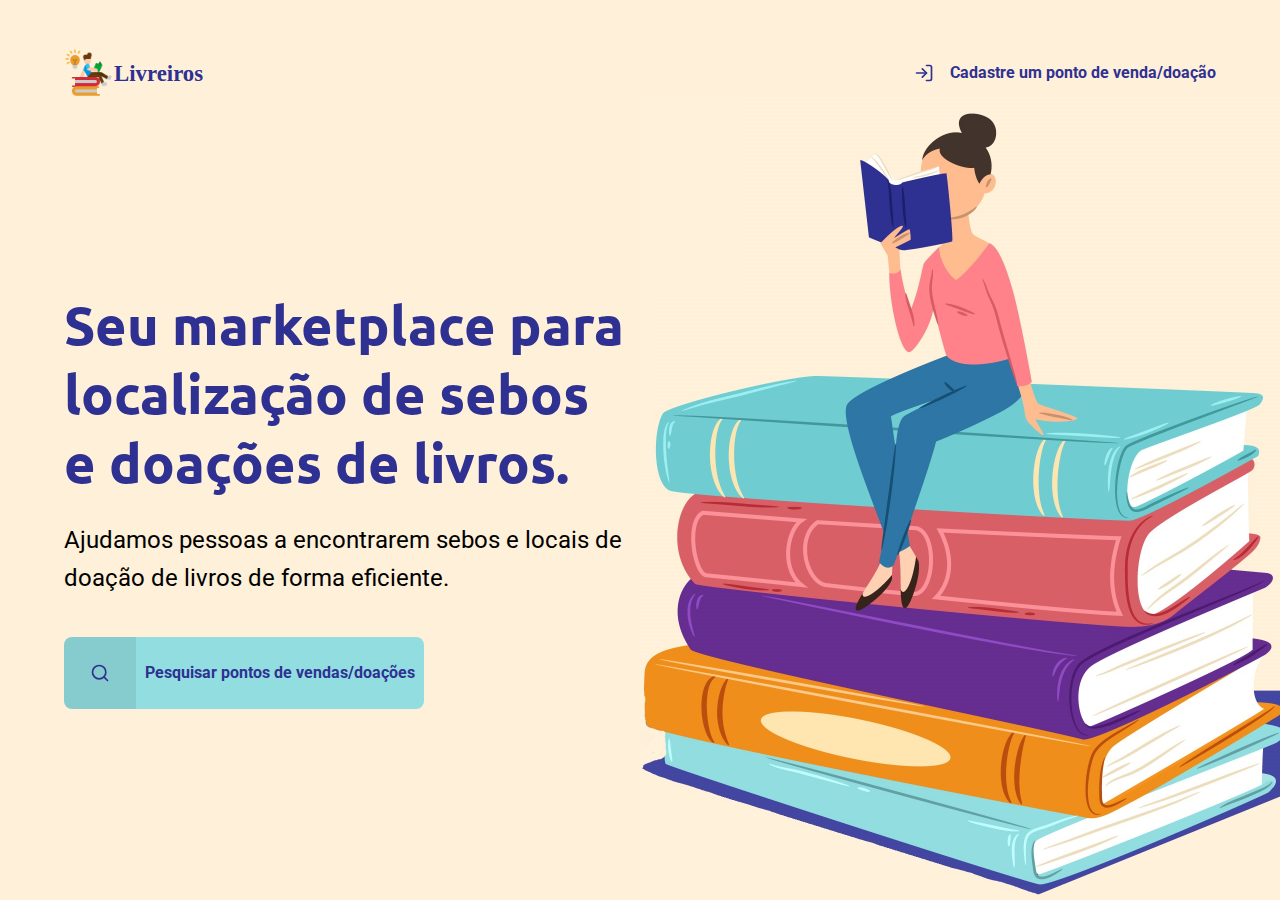
<file: index.html>
<!DOCTYPE html>
<html lang="pt_br">
<head>
    <meta charset="UTF-8">
    <meta name="viewport" content="width=device-width, initial-scale=1.0">
    <title>Livreiros</title>

    <link rel="stylesheet" href="https://fonts.googleapis.com/css2?family=Roboto&family=Ubuntu:wght@700&display=swap">

    <link rel="stylesheet" href="/main.css">
    <link rel="stylesheet" href="/home.css">
    
</head>

<body>
    <div id="page-home">    
        <div class="content">

            <header>
                <img src="assets/logo.svg" alt="logomarca" height="50px">
                <a href="#">
                    <span></span>
                    Cadastre um ponto de venda/doação
                </a>
            </header>

            <main>

                <h1>Seu marketplace para localização de sebos e doações de livros.</h1>

                <p>Ajudamos pessoas a encontrarem sebos e locais de doação de livros de forma eficiente.</p>
            
                <a href="#"><span></span><strong>Pesquisar pontos de vendas/doações</strong></a>
            
            </main>

        </div>
    </div>
</body>
</html>
</file>
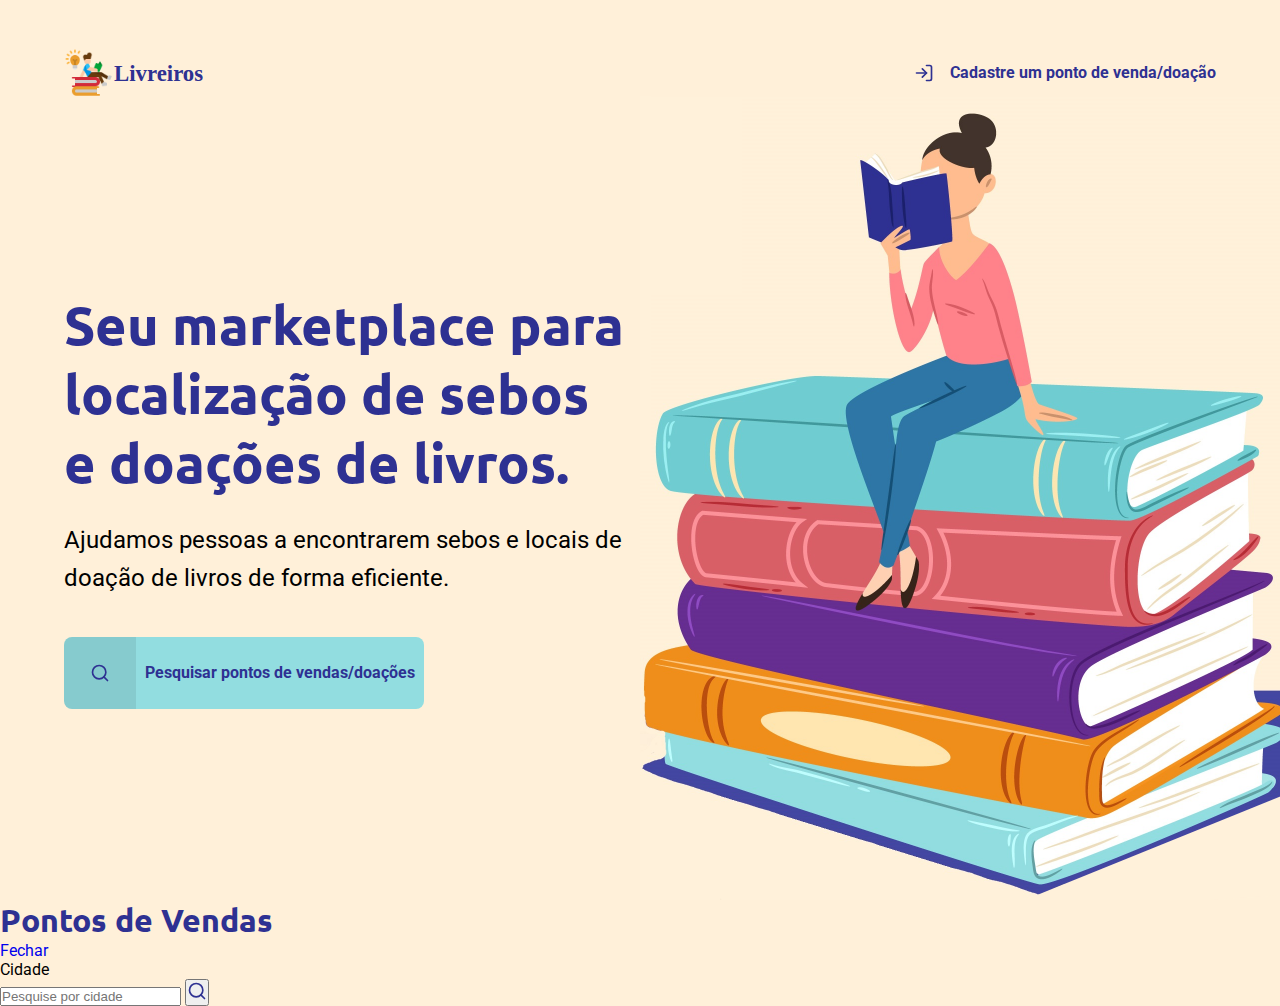
<file: views/index.html>
<!DOCTYPE html>
<html lang="pt_br">
<head>
    <meta charset="UTF-8">
    <meta name="viewport" content="width=device-width, initial-scale=1.0">
    <title>Livreiros</title>

    <link rel="stylesheet" href="https://fonts.googleapis.com/css2?family=Roboto&family=Ubuntu:wght@700&display=swap">

    <link rel="stylesheet" href="../styles/main.css">
    <link rel="stylesheet" href="../styles/home.css">
    
</head>

<body>
    <div id="page-home">    
        <div class="content">

            <header>
                <img src="../assets/logo.svg" alt="logomarca" height="50px">
                <a href="create-point.html">
                    <span></span>
                    Cadastre um ponto de venda/doação
                </a>
            </header>

            <main>

                <h1>Seu marketplace para localização de sebos e doações de livros.</h1>

                <p>Ajudamos pessoas a encontrarem sebos e locais de doação de livros de forma eficiente.</p>
            
                <a href="#"><span></span><strong>Pesquisar pontos de vendas/doações</strong></a>
            
            </main>

        </div>
    </div>

    <div id="modal" class="hide">
        <div class="content">
                <div class="header">
                    <h1>Pontos de Vendas</h1>
                    <a href="#">Fechar</a>
                </div>
                <form action="search-results.html">
                    <label for="search">Cidade</label>
                    <div class="search field">
                        <input type="text" name="search" placeholder="Pesquise por cidade">
                        <button>
                            <img src="../assets/search.svg" alt="Buscar">
                        </button>
                    </div>
                </form>
        </div>
    </div>

<script src="../scripts/index.js"></script>

</body>
</html>
</file>
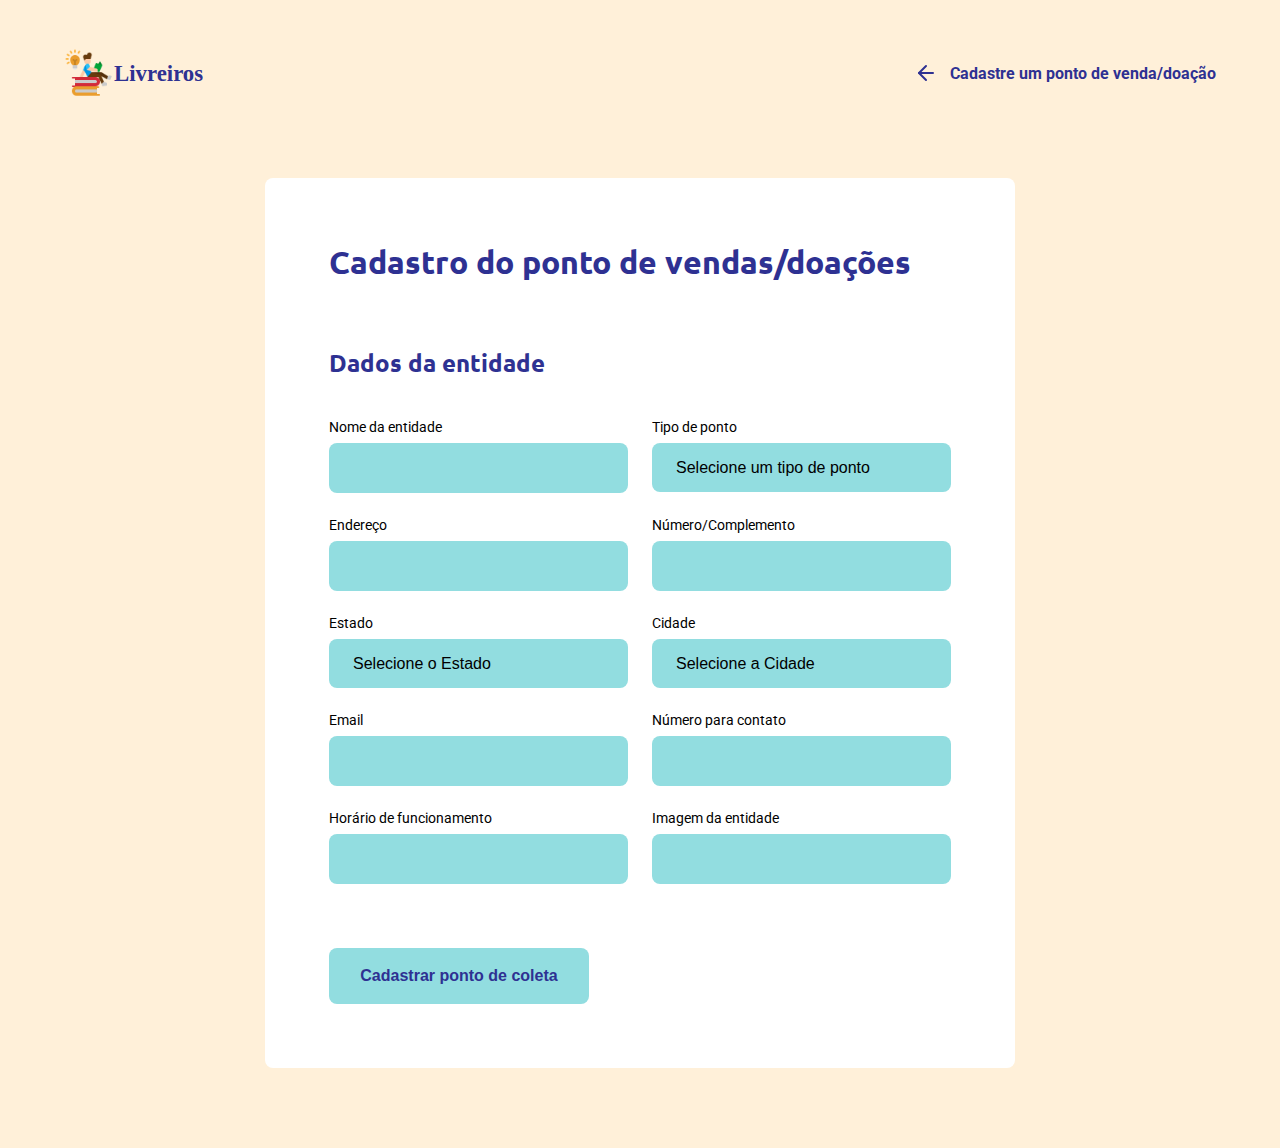
<file: create-point.html>
<!DOCTYPE html>
<html lang="pt_br">
<head>
    <meta charset="UTF-8">
    <meta name="viewport" content="width=device-width, initial-scale=1.0">
    <title>Criar um ponto de vendas/doações</title>

    <link rel="stylesheet" href="https://fonts.googleapis.com/css2?family=Roboto&family=Ubuntu:wght@700&display=swap">

    <link rel="stylesheet" href="/main.css">
    <link rel="stylesheet" href="/create-point.css">
    
    
</head>

<body>
    <div id="page-create-point">    
        

        <header>
            <img src="assets/logo.svg" alt="logomarca" height="50px">
            <a href="#">
                <span></span>
                Cadastre um ponto de venda/doação
            </a>
        </header>

           
        <form action="">

        <h1>Cadastro do ponto de vendas/doações</h1>

        <fieldset>
            
            <legend>
                <h2>Dados da entidade</h2>
            </legend>

        <div class="field-group">
            <div class="field">
                <label for="name">Nome da entidade</label>
                <input type="text" name="name">
            </div>

            <div class="field">
                <label for="point">Tipo de ponto</label>
                <select name="pt">
                    <option value="">Selecione um tipo de ponto</option>
                </select>
            </div>
        </div>

         <div class="field-group">
            
             <div class="field">
                <label for="address">Endereço</label>
                <input type="text" name="address">
            </div>

             <div class="field">
                <label for="address2">Número/Complemento</label>
                <input type="text" name="address2">
            </div>
        </div>

    <div class="field-group">
        
        <div class="field">
            <label for="state">Estado</label>
            <select name="uf">
                <option value="">Selecione o Estado</option>
            </select>
        </div>

        <div class="field">
            <label for="city">Cidade</label>
            <select name="city">
                <option value="">Selecione a Cidade</option>
            </select>
        </div>
    </div>

    <div class="field-group">
            
        <div class="field">
            <label for="email">Email</label>
            <input type="text" name="email">
        </div>

            <div class="field">
            <label for="number">Número para contato</label>
            <input type="text" name="number">
        </div>
    </div>

    <div class="field-group">
            
        <div class="field">
            <label for="time">Horário de funcionamento</label>
            <input type="text" name="time">
        </div>

        <div class="field">
            <label for="image">Imagem da entidade</label>
            <input type="url" name="image">
        </div>
    </div>
            
    </fieldset>

    <button type="submit">Cadastrar ponto de coleta</button>

</form>
            

        
    </div>
</body>
</html>
</file>
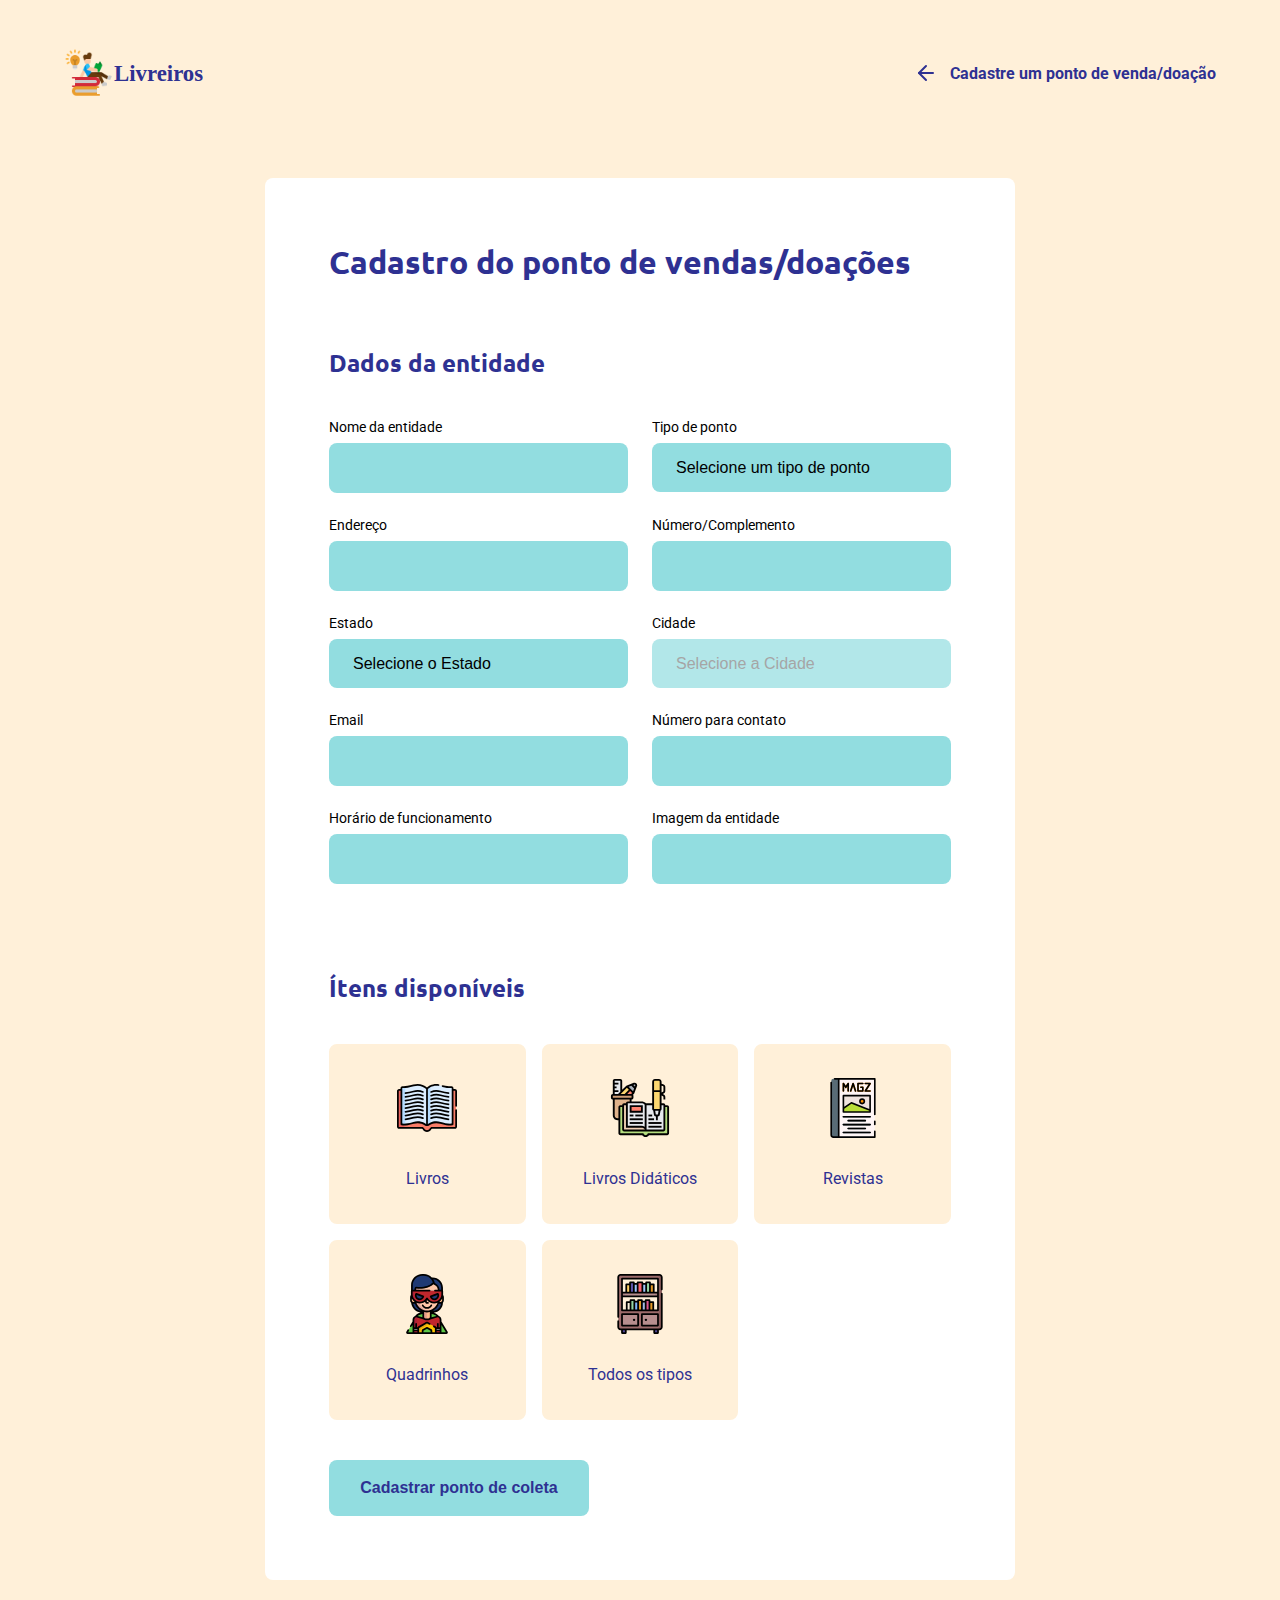
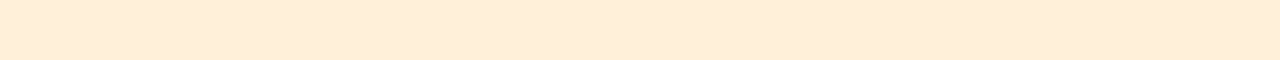
<file: views/create-point.html>
<!DOCTYPE html>
<html lang="pt_br">
<head>
    <meta charset="UTF-8">
    <meta name="viewport" content="width=device-width, initial-scale=1.0">
    <title>Criar um ponto de vendas/doações</title>

    <link rel="stylesheet" href="https://fonts.googleapis.com/css2?family=Roboto&family=Ubuntu:wght@700&display=swap">

    <link rel="stylesheet" href="../styles/main.css">
    <link rel="stylesheet" href="../styles/create-point.css">
    
    
</head>

<body>
    <div id="page-create-point">    
        

        <header>
            <img src="../assets/logo.svg" alt="logomarca" height="50px">
            <a href="index.html">
                <span></span>
                Cadastre um ponto de venda/doação
            </a>
        </header>

           
        <form action="">

        <h1>Cadastro do ponto de vendas/doações</h1>

        <fieldset>
            
            <legend>
                <h2>Dados da entidade</h2>
            </legend>

        <div class="field-group">
            <div class="field">
                <label for="name">Nome da entidade</label>
                <input type="text" name="name" required>
            </div>

            <div class="field">
                <label for="point">Tipo de ponto</label>
                <select name="cboPontos" required>
                    <option value="stp">Selecione um tipo de ponto</option>
                    <option value="liv">Livraria</option>
                    <option value="bib">Biblioteca solidária</option>
                    <option value="doa">Doação</option>
                    <option value="seb">Sebos</option>
                </select>
                <input type="hidden" id="point">
            </div>
        </div>

         <div class="field-group">
            
             <div class="field">
                <label for="address">Endereço</label>
                <input type="text" name="address" required>
            </div>

             <div class="field">
                <label for="address2">Número/Complemento</label>
                <input type="text" name="address2" required>
            </div>
        </div>

    <div class="field-group">
        
        <div class="field">
            <label for="state">Estado</label>
            <select name="uf" required>
                <option value="">Selecione o Estado</option>
            </select>
            <input type="hidden" name="state">
        </div>

        <div class="field">
            <label for="city">Cidade</label>
            <select name="city" disabled>
                <option value="">Selecione a Cidade</option>
            </select>
        </div>
    </div>

    <div class="field-group">
            
        <div class="field">
            <label for="email">Email</label>
            <input type="text" name="email">
        </div>

            <div class="field">
            <label for="number">Número para contato</label>
            <input type="text" name="number">
        </div>
    </div>

    <div class="field-group">
            
        <div class="field">
            <label for="time">Horário de funcionamento</label>
            <input type="text" name="time">
        </div>

        <div class="field">
            <label for="image">Imagem da entidade</label>
            <input type="url" name="image" required>
        </div>
    </div>
            
    </fieldset>

    <fieldset>
    
        <legend>
            <h2>Ítens disponíveis</h2>
        </legend>

        <div class="itens-grid">

            <li data-id="1">
                <img src="../assets/book.svg" alt="Livros">
                <span>Livros</span>
            </li>

            <li data-id="2">
                <img src="../assets/study.svg" alt="Livros Didáticos">
                <span>Livros Didáticos</span>
            </li>

            <li data-id="3">
                <img src="../assets/magazine.svg" alt="Revistas">
                <span>Revistas</span>
            </li>

            <li data-id="4">
                <img src="../assets/superhero.svg" alt="Quadrinhos">
                <span>Quadrinhos</span>
            </li>

            <li data-id="5">
                <img src="../assets/library.svg" alt="Todos os tipos">
                <span>Todos os tipos</span>
            </li>
        </div>
        
        <input type="hidden" name="items">
    
    </fieldset>

    <button type="submit">Cadastrar ponto de coleta</button>

</form>
        
</div>

<script src="../scripts/create-point.js"></script>


</body>
</html>
</file>
<file: main.css>
:root {
    --title-color: #2E3192;
    --primary-color: #92DDE0;
}

* {
    margin: 0;
    padding: 0;
    box-sizing: border-box;
}

html {
    font-family: Roboto, sans-serif;
}

body {
    background: #FFF0D9;
    -webkit-font-smoothing: antialiased;
}

a {
    text-decoration: none;
}

h1, h2, h3, h4, h5, h6 {
    font-family: Ubuntu, sans-serif;
    color: var(--title-color)
}
</file>
<file: home.css>
#page-home {
    height: 100vh;
    background: url(/assets/background-home.svg) no-repeat;
    background-position: 50vw bottom;
}

#page-home .content {
    width: 90%;
    max-width: 1250px;
    height: 100%;

    margin: 0 auto;

    display: flex;
    flex-direction: column;
}

#page-home header {
    margin-top: 48px;
    display: flex;
    align-items: center;
    justify-content: space-between;
}

#page-home header a {
    display: flex;

    color: var(--title-color);
    font-weight: 700;
}

#page-home header a span {
    margin-right: 16px;
    display: flex;

    background-image: url(/assets/log-in.svg);

    width: 20px;
    height: 20px;
}

#page-home main {
    max-width: 560px;

    flex: 1;

    display: flex;
    flex-direction: column;
    justify-content: center;
}

#page-home main h1 {
    font-size: 54px;
}

#page-home main p {
    font-size: 24px;
    line-height: 38px;
    margin-top: 24px;
}

#page-home main a {
    width: 100%;
    max-width: 360px;
    height: 72px;
    border-radius: 8px;

    display: flex;
    align-items: center;

    margin-top: 40px;

    background: #92DDE0;

    transition: 400ms;
}

#page-home main a:hover {
    background-color: #2E76A6;
}

#page-home main a span {
    width: 72px;
    height: 72px;

    border-top-left-radius: 8px;
    border-bottom-left-radius: 8px;

    background-color: rgba(0, 0, 0, 0.08);

    display: flex;
    align-items: center;
    justify-content: center;
}

#page-home main a span::after {
    content: "";
    background-image: url(/assets/search.svg);

    width: 20px;
    height: 20px;
}

#page-home main a strong {
    flex: 1;
    color: var(--title-color);
    text-align: center;
}
</file>
<file: styles/main.css>
:root {
    --title-color: #2E3192;
    --primary-color: #92DDE0;
}

* {
    margin: 0;
    padding: 0;
    box-sizing: border-box;
}

html {
    font-family: Roboto, sans-serif;
}

body {
    background: #FFF0D9;
    -webkit-font-smoothing: antialiased;
}

a {
    text-decoration: none;
}

h1, h2, h3, h4, h5, h6 {
    font-family: Ubuntu, sans-serif;
    color: var(--title-color)
}
</file>
<file: styles/home.css>
#page-home {
    height: 100vh;
    background: url(/assets/background-home.svg) no-repeat;
    background-position: 50vw bottom;
}

#page-home .content {
    width: 90%;
    max-width: 1250px;
    height: 100%;

    margin: 0 auto;

    display: flex;
    flex-direction: column;
}

#page-home header {
    margin-top: 48px;
    display: flex;
    align-items: center;
    justify-content: space-between;
}

#page-home header a {
    display: flex;

    color: var(--title-color);
    font-weight: 700;
}

#page-home header a span {
    margin-right: 16px;
    display: flex;

    background-image: url(/assets/log-in.svg);

    width: 20px;
    height: 20px;
}

#page-home main {
    max-width: 560px;

    flex: 1;

    display: flex;
    flex-direction: column;
    justify-content: center;
}

#page-home main h1 {
    font-size: 54px;
}

#page-home main p {
    font-size: 24px;
    line-height: 38px;
    margin-top: 24px;
}

#page-home main a {
    width: 100%;
    max-width: 360px;
    height: 72px;
    border-radius: 8px;

    display: flex;
    align-items: center;

    margin-top: 40px;

    background: #92DDE0;

    transition: 400ms;
}

#page-home main a:hover {
    background-color: #2E76A6;
}

#page-home main a span {
    width: 72px;
    height: 72px;

    border-top-left-radius: 8px;
    border-bottom-left-radius: 8px;

    background-color: rgba(0, 0, 0, 0.08);

    display: flex;
    align-items: center;
    justify-content: center;
}

#page-home main a span::after {
    content: "";
    background-image: url(/assets/search.svg);

    width: 20px;
    height: 20px;
}

#page-home main a strong {
    flex: 1;
    color: var(--title-color);
    text-align: center;
}
</file>
<file: create-point.css>
#page-create-point {
    width: 90%;
    max-width: 1250px;

    margin: 0 auto;
}

#page-create-point header {
    margin-top: 48px;
    display: flex;
    justify-content: space-between;
    align-items: center;
}

#page-create-point header a {
    color: var(--title-color);
    font-weight: bold;

    display: flex;
    align-items: center;
}

#page-create-point header a span {
    margin-right: 16px;
    background-image: url('../assets/arrow-left.svg');

    display: flex;

    width: 20px;
    height: 24px;
}

form {
    background-color: white;

    margin: 80px auto;
    padding: 64px;

    border-radius: 8px;

    max-width: 750px;
}

form h1 {
    font-size: 32px;
}

form fieldset {
    margin-top: 64px;

    border: 0;
}

form legend {
    margin-bottom: 40px;
}

form legend h2 {
    font-size: 24px;
}

form .field {
    flex: 1;
    display: flex;
    flex-direction: column;

    margin-bottom: 24px;
}

form .field-group {
    display: flex;
}

form input,
form select {
    background-color: #92DDE0;

    border: 0;
    padding: 16px 24px;
    font-size: 16px;

    border-radius: 8px;

   /* outline: none; */
}

form select {
    -webkit-appearance: none;
    -moz-appearance: none;
    appearance: none;
}

form label {
    font-size: 14px;
    margin-bottom: 8px;
}

form .field-group .field + .field {
    margin-left: 24px;
}

form button {
    width: 260px;
    height: 56px;

    background-color: var(--primary-color);
    border-radius: 8px;

    color: var(--title-color);
    font-weight: bold;
    font-size: 16px;

    border: 0;

    margin-top: 40px;

    transition: background-color 400ms;
}

form button:hover {
    background-color:  #2E76A6;
</file>
<file: styles/create-point.css>
#page-create-point {
    width: 90%;
    max-width: 1250px;

    margin: 0 auto;
}

#page-create-point header {
    margin-top: 48px;
    display: flex;
    justify-content: space-between;
    align-items: center;
}

#page-create-point header a {
    color: var(--title-color);
    font-weight: bold;

    display: flex;
    align-items: center;
}

#page-create-point header a span {
    margin-right: 16px;
    background-image: url('../assets/arrow-left.svg');

    display: flex;

    width: 20px;
    height: 24px;
}

form {
    background-color: white;

    margin: 80px auto;
    padding: 64px;

    border-radius: 8px;

    max-width: 750px;
}

form h1 {
    font-size: 32px;
}

form fieldset {
    margin-top: 64px;

    border: 0;
}

form legend {
    margin-bottom: 40px;
}

form legend h2 {
    font-size: 24px;
}

form .field {
    flex: 1;
    display: flex;
    flex-direction: column;

    margin-bottom: 24px;
}

form .field-group {
    display: flex;
}

form input,
form select {
    background-color: #92DDE0;

    border: 0;
    padding: 16px 24px;
    font-size: 16px;

    border-radius: 8px;

   /* outline: none; */
}

form select {
    -webkit-appearance: none;
    -moz-appearance: none;
    appearance: none;
}

form label {
    font-size: 14px;
    margin-bottom: 8px;
}

form .field-group .field + .field {
    margin-left: 24px;
}

form button {
    width: 260px;
    height: 56px;

    background-color: var(--primary-color);
    border-radius: 8px;

    color: var(--title-color);
    font-weight: bold;
    font-size: 16px;

    border: 0;

    margin-top: 40px;

    transition: background-color 400ms;
}

form button:hover {
    background-color:  #2E76A6;
}

.itens-grid {
    display: grid;
    grid-template-columns: 1fr 1fr 1fr;
    gap: 16px;
}

.itens-grid li {
    background-color: #FFF0D9;
    list-style: none;

    border: 2px solid #FFF0D9;
    border-radius: 8px;
    height: 180px;

    padding: 32px 24px 16px;

    display: flex;
    flex-direction: column;
    align-items: center;
    justify-content: space-between;

    text-align: center;

    cursor: pointer;
}

.itens-grid li span {
    margin-top: 12px;
    flex: 1;

    display: flex;
    align-items: center;

    color: var(--title-color);
}

.itens-grid li.selected {
    background: #92DDE0;
    border: 2px solid #2E76A6;
}

.itens-grid li img {
    max-height: 60px;
}

.itens-grid li img,
.itens-grid li span {
    pointer-events: none;
}
</file>
